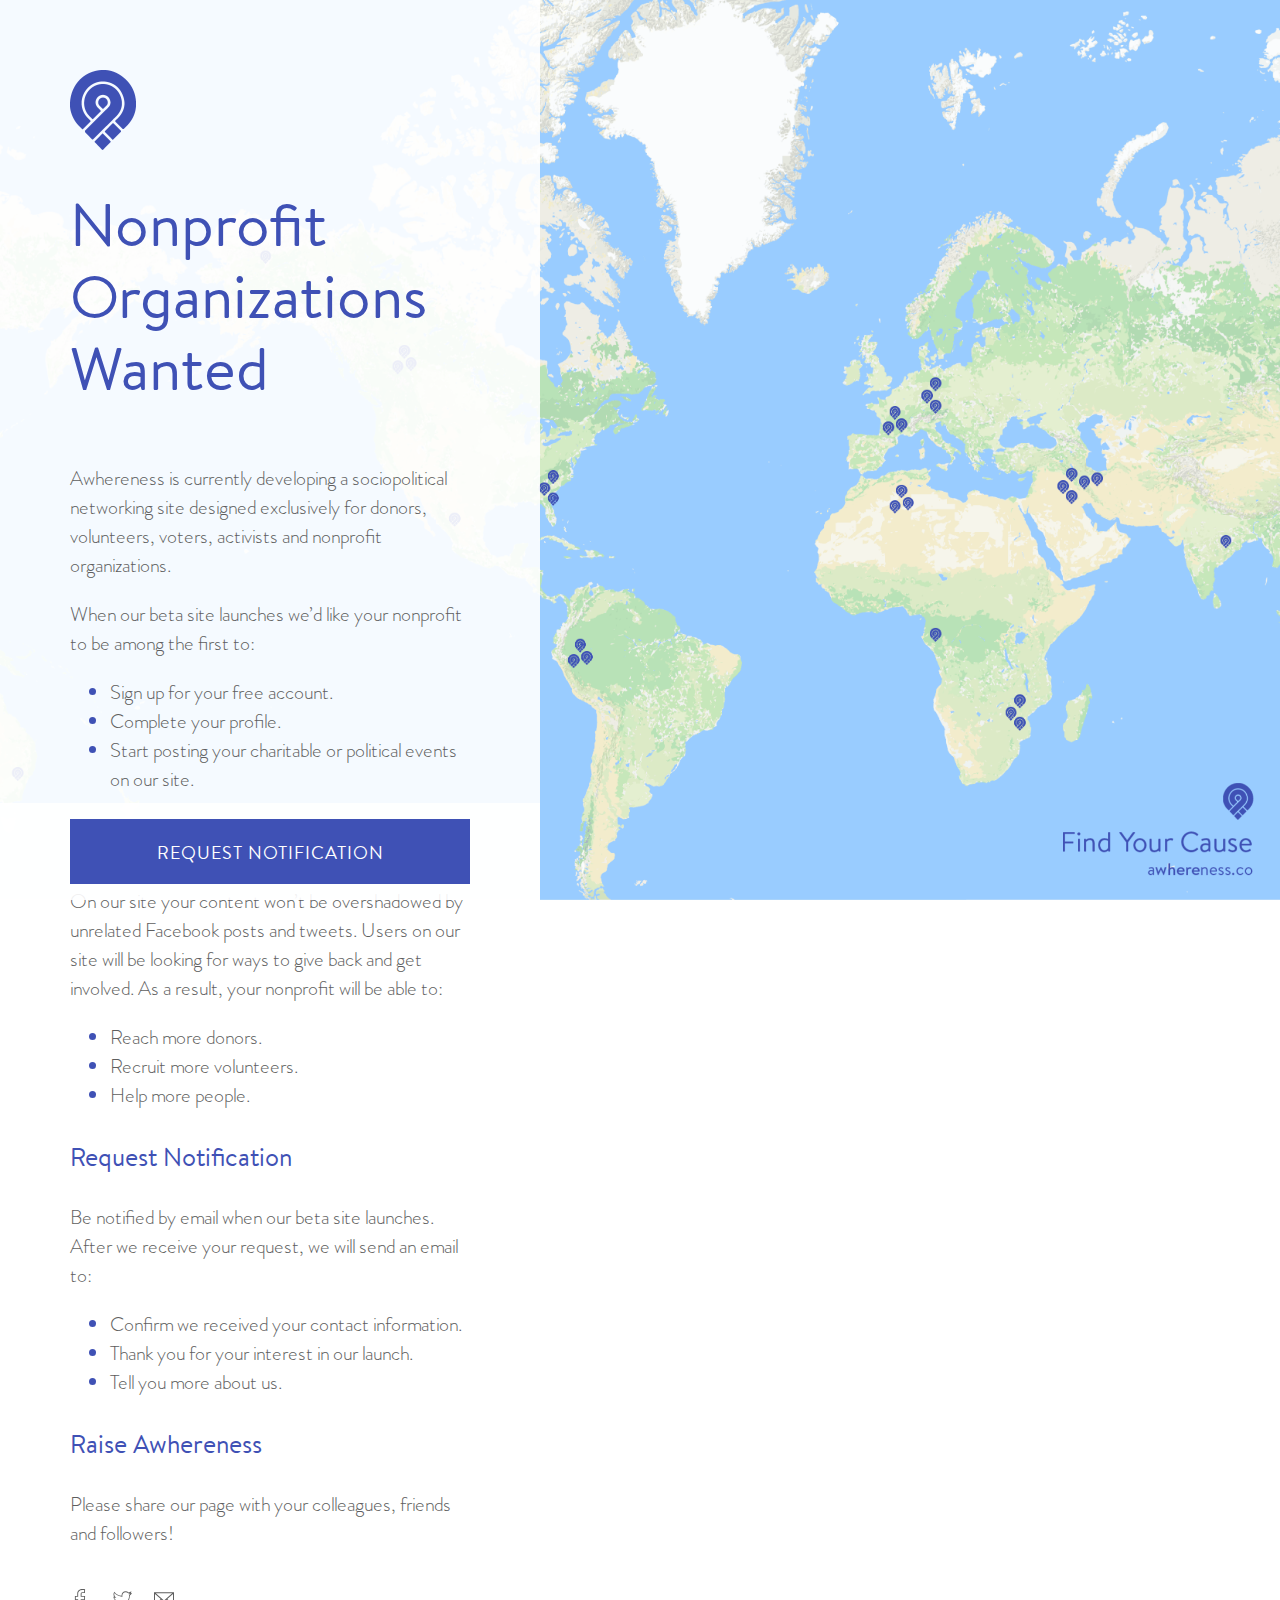
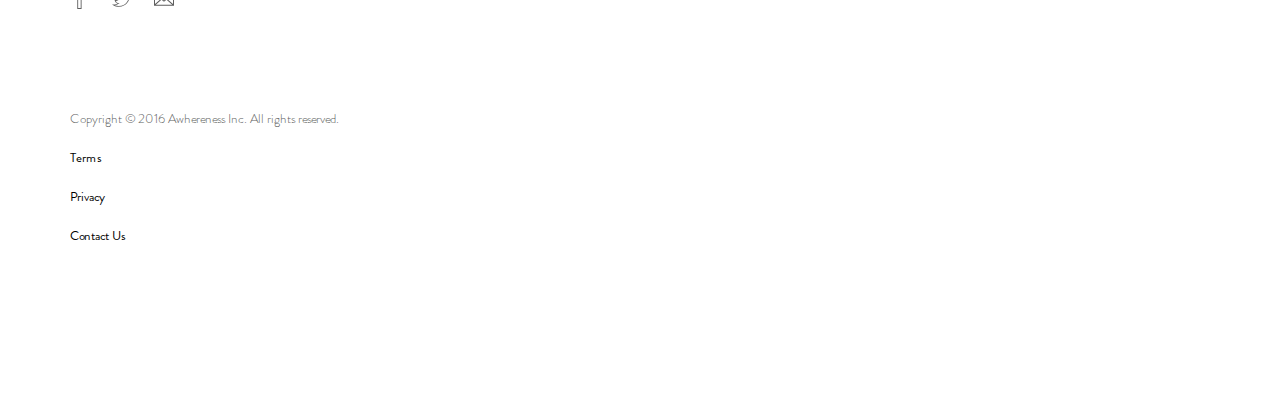
<file: index.html>
<!doctype html>
<html>
<head>
<meta charset="UTF-8">
<title>Awhereness</title>
  <meta name="viewport" content="width=device-width, initial-scale=1">


<link rel="apple-touch-icon" sizes="180x180" href="/apple-touch-icon.png">
<link rel="icon" type="image/png" href="favicon-32x32.png" sizes="32x32">
<link rel="icon" type="image/png" href="favicon-16x16.png" sizes="16x16">
<link rel="manifest" href="/manifest.json">
<link rel="mask-icon" href="/safari-pinned-tab.svg" color="#3f51b5">
<meta name="theme-color" content="#ffffff">
<link rel="stylesheet" href="styles.css">
<script>
  (function(i,s,o,g,r,a,m){i['GoogleAnalyticsObject']=r;i[r]=i[r]||function(){
  (i[r].q=i[r].q||[]).push(arguments)},i[r].l=1*new Date();a=s.createElement(o),
  m=s.getElementsByTagName(o)[0];a.async=1;a.src=g;m.parentNode.insertBefore(a,m)
  })(window,document,'script','https://www.google-analytics.com/analytics.js','ga');

  ga('create', 'UA-81900791-1', 'auto');
  ga('send', 'pageview');

</script>
</head>

<body id="home">
<aside>
    <a href="index.html"><img src="images/logo.png" alt=""></a>
	<h1>Nonprofit Organizations Wanted</h1>
    <p>Awhereness is currently developing a sociopolitical networking site designed exclusively for donors, volunteers, voters, activists and nonprofit organizations.</p>
    <p>When our beta site launches we’d like your nonprofit to be among the first to:</p>
    <ul>
    	<li><span>Sign up for your free account.</span></li>
    	<li><span>Complete your profile.</span></li>
    	<li><span>Start posting your charitable or political events on our site.</span></li>
    </ul>
    <h2>Awhereness Advantages</h2>
    <p>On our site your content won’t be overshadowed by unrelated Facebook posts and tweets. Users on our site will be looking for ways to give back and get involved. As a result, your nonprofit will be able to:</p>
    <ul>
        <li><span>Reach more donors.</span></li>
        <li><span>Recruit more volunteers.</span></li>
        <li><span>Help more people.</span></li>
    </ul>
    <h2>Request Notification</h2>
    <p>Be notified by email when our beta site launches. After we receive your request, we will send an email to:</p>
    <ul>
    	<li><span>Confirm we received your contact information.</span></li>
    	<li><span>Thank you for your interest in our launch.</span></li>
    	<li><span>Tell you more about us.</span></li>
    </ul>
    <h2>Raise Awhereness</h2>
    <p>Please share our page with your colleagues, friends and followers!</p>
    <div class="sharing">
    <a target="_blank" href="https://www.facebook.com/dialog/feed?app_id=184683071273&link=http%3A%2F%2Fwww.awhereness.co&picture=https%3A%2F%2Fawhereness.github.io%2Flanding-page%2Fimages%2Flarge-logo.png&name=Nonprofit%20Organizations%20Wanted!&caption=%20&description=Awhereness%2C%20a%20new%20sociopolitical%20networking%20site%20designed%20exclusively%20for%20donors%2C%20volunteers%2C%20voters%2C%20activists%20and%20nonprofits%2C%20will%20launch%20its%20beta%20site%20this%20fall!%20%20Read%20more%20about%20how%20your%20nonprofit%20organization%20will%20benefit%20from%20Awhereness%20and%20request%20to%20be%20notified%20when%20the%20beta%20site%20launches.%20&redirect_uri=http%3A%2F%2Fwww.facebook.com%2F">Share Awhereness on Facebook</a>
    <a target="_blank" href="http://twitter.com/intent/tweet?text=Nonprofit%20Organizations%20Wanted!%20Awhereness%20is%20launching%20its%20beta%20this%20fall.%20Learn%20more%20about%20the%20advantages%20http%3A%2F%2Fwww.awhereness.co">Share Awhereness on Twitter</a>
    <a target="_blank" href="mailto:?subject=Nonprofit%20Organizations%20Wanted!&body=Awhereness%2C%20a%20new%20sociopolitical%20networking%20site%20designed%20exclusively%20for%20donors%2C%20volunteers%2C%20voters%2C%20activists%20and%20nonprofits%2C%20will%20launch%20its%20beta%20site%20this%20fall!%20%20Find%20out%20how%20your%20nonprofit%20organization%20will%20benefit%20from%20Awhereness%20and%20also%20request%20to%20be%20notified%20when%20the%20beta%20site%20launches.%20www.awhereness.co">Email this page</a>
    </div>
    <p id="copy-contact">Copyright © 2016 Awhereness Inc. All rights reserved.
    <a href="terms.html">Terms</a>
    <a href="privacy.html">Privacy</a>
	<button type="button" id="contactButton">Contact Us</button></p>
    <div id="find-your-cause">
    Find Your Cause at Awhereness.co
    </div>
    <div id="request">
    <img src="images/logo.png" alt="Awhereness logo">
    	<h1>Request Notification</h1>
        <p>Complete the fields below to request that your nonprofit is notified by email when our beta site launches.</p>
        <form>
        <input type="text" placeholder="First Name" name="firstname" required>
        <input type="text" placeholder="Last Name" name="lastname" required>
        <input type="text" placeholder="Nonprofit's Name" name="nonprofit" required>
        <input type="email" placeholder="Email" name="email" required>
        <button type="button" onclick="closeForm()">Cancel</button>
        </form>
    </div>
    <div id="contact">
        <img src="images/logo.png" alt="Awhereness logo">
            <h1>Contact Us</h1>
            <p>Complete the fields below to submit your inquiry to us. Please forgive slower than expected response times. We will respond to all inquiries as soon as we can.</p>
            <form>
            <input type="text" placeholder="First Name" name="firstname" required>
            <input type="text" placeholder="Last Name" name="lastname" required>
            <input type="text" placeholder="Nonprofit's Name" name="nonprofit" required>
            <input type="email" placeholder="Email" name="email" required>
            <textarea placeholder="Inquiry" name="inquiry" required></textarea>
            <button type="button" onclick="closeForm()">Cancel</button>
            </form>
    </div>
    <div>
    <button id="requestButton" type="button" class="action-button">Request Notification</button>
    <button id="sendRequestButton" type="submit" class="action-button" disabled>Send Request</button>
    <button id="sendContactButton" type="submit" class="action-button" disabled>Submit</button>
    </div>
</aside>
<script>

function checkRedirect() {
       if(location.hash == "#contactus"){
		document.querySelector("#contact").classList.toggle("active");
		document.querySelector("#sendContactButton").classList.toggle("active");
		toggleFormActive();
	   }
}
 window.onload = checkRedirect;

 var contactFormInputs = document.querySelector('#contact form').elements;
  for (var el, i = 0; el = contactFormInputs[i], i < contactFormInputs.length; i++) {
  contactFormInputs[i].addEventListener("keyup", checkInputs);
}
 var requestFormInputs = document.querySelector('#request form').elements;
  for (var el, i = 0; el = requestFormInputs[i], i < requestFormInputs.length; i++) {
  requestFormInputs[i].addEventListener("keyup", checkInputs);
}


document.getElementById("requestButton").addEventListener("click", function(){
    document.querySelector("#request").classList.toggle("active");
	document.querySelector("#sendRequestButton").classList.toggle("active");
	toggleFormActive();
});
document.getElementById("contactButton").addEventListener("click", function(){
    document.querySelector("#contact").classList.toggle("active");
	document.querySelector("#sendContactButton").classList.toggle("active");
	toggleFormActive();
});
function closeForm(){
	document.querySelector(".active").classList.remove("active");
	document.querySelector("button.active").classList.remove("active");
	toggleFormActive();
}
function toggleFormActive(){
	document.querySelector("body").classList.toggle("form-active");
	window.scrollTo(0, 0);
}



function checkInputs(){
  var formInputs = document.querySelector('.active form').elements;

        var invalid = false;
        for (var el, i = 0; el = formInputs[i], i < formInputs.length; i++) {

            if(formInputs[i].checkValidity() != true){
              invalid = true;
              break;
            }
        }
        if(invalid == false){
        document.querySelector(".active.action-button").disabled = false;
        }

}


document.querySelector("#sendRequestButton").addEventListener("click", sendInfo);
document.querySelector("#sendContactButton").addEventListener("click", sendContact);

function sendInfo() {
var button = document.querySelector(".active.action-button");
button.disabled = true;
button.textContent = "Submitting your request...";
var formData = document.querySelector('.active form');
 var scriptEl = document.createElement('script');
scriptEl.setAttribute("src","https://script.google.com/macros/s/AKfycbzlUgl9I1FDHlFQWgaO4TwJkPebkbf18DTTsOjyc1sAVXW65z0X/exec?firstname="+formData.elements["firstname"].value+"&lastname="+formData.elements["lastname"].value+"&nonprofit="+formData.elements["nonprofit"].value+"&email="+formData.elements["email"].value);
document.body.appendChild(scriptEl);

	submissionResponse = function(data){
document.querySelector(".active.action-button").textContent = "Request Sent";
var content = document.querySelector("div.active");
	content.innerHTML = "<img src='images/logo.png' alt='Awhereness logo'><h1>Thank You</h1><div id='response'><p>Thank you for your request to be notified when our beta site launches. You should receive a confirmation email shortly. If not, be sure to check your spam folder before submitting a new request.</p><p>Lastly, please share our page with your colleagues, friends and followers!</p><div class='sharing'><a target='_blank' href='https://www.facebook.com/dialog/feed?app_id=184683071273&link=http%3A%2F%2Fwww.awhereness.co&picture=https%3A%2F%2Fawhereness.github.io%2Flanding-page%2Fimages%2Flarge-logo.png&name=Nonprofit%20Organizations%20Wanted!&caption=%20&description=Awhereness%2C%20a%20new%20sociopolitical%20networking%20site%20designed%20exclusively%20for%20donors%2C%20volunteers%2C%20voters%2C%20activists%20and%20nonprofits%2C%20will%20launch%20its%20beta%20site%20this%20fall!%20%20Read%20more%20about%20how%20your%20nonprofit%20organization%20will%20benefit%20from%20Awhereness%20and%20request%20to%20be%20notified%20when%20the%20beta%20site%20launches.%20&redirect_uri=http%3A%2F%2Fwww.facebook.com%2F'>Share Awhereness on Facebook</a><a target='_blank' href='http://twitter.com/intent/tweet?text=Nonprofit%20Organizations%20Wanted!%20Awhereness%20is%20launching%20its%20beta%20this%20fall.%20Learn%20more%20about%20the%20advantages%20http%3A%2F%2Fwww.awhereness.co'>Share Awhereness on Twitter</a><a target='_blank' href='mailto:?subject=Nonprofit%20Organizations%20Wanted!&body=Awhereness%2C%20a%20new%20sociopolitical%20networking%20site%20designed%20exclusively%20for%20donors%2C%20volunteers%2C%20voters%2C%20activists%20and%20nonprofits%2C%20will%20launch%20its%20beta%20site%20this%20fall!%20%20Find%20out%20how%20your%20nonprofit%20organization%20will%20benefit%20from%20Awhereness%20and%20also%20request%20to%20be%20notified%20when%20the%20beta%20site%20launches.%20www.awhereness.co'>Email this page</a></div></div><button type='button' onclick='closeForm()'>Close</button>";
		console.log(data.status);
	}

	return false;
}

function sendContact() {
var button = document.querySelector(".active.action-button");
button.disabled = true;
button.textContent = "Submitting your inquiry...";
var formData = document.querySelector('.active form');
 var scriptEl = document.createElement('script');
scriptEl.setAttribute("src","https://script.google.com/macros/s/AKfycbwg-1hAT4P_Euv2Q7tf46RhUzEmaDF_wImWACFevWLYlzkwhq0/exec?firstname="+formData.elements["firstname"].value+"&lastname="+formData.elements["lastname"].value+"&nonprofit="+formData.elements["nonprofit"].value+"&email="+formData.elements["email"].value+"&inquiry="+formData.elements["inquiry"].value);
document.body.appendChild(scriptEl);

	submissionResponse = function(data){
document.querySelector(".active.action-button").textContent = "Inquiry Submitted";
var content = document.querySelector("div.active");
	content.innerHTML = "<img src='images/logo.png' alt='Awhereness logo'><h1>Thank You</h1><div id='response'><p>Thank you for your interest in Awhereness. We'll be responding to your submission as soon as possible.</p></div><button type='button' onclick='closeForm()'>Close</button>";
		console.log(data.status);
	}
	return false;
}


</script>
</body>
</html>
</file>
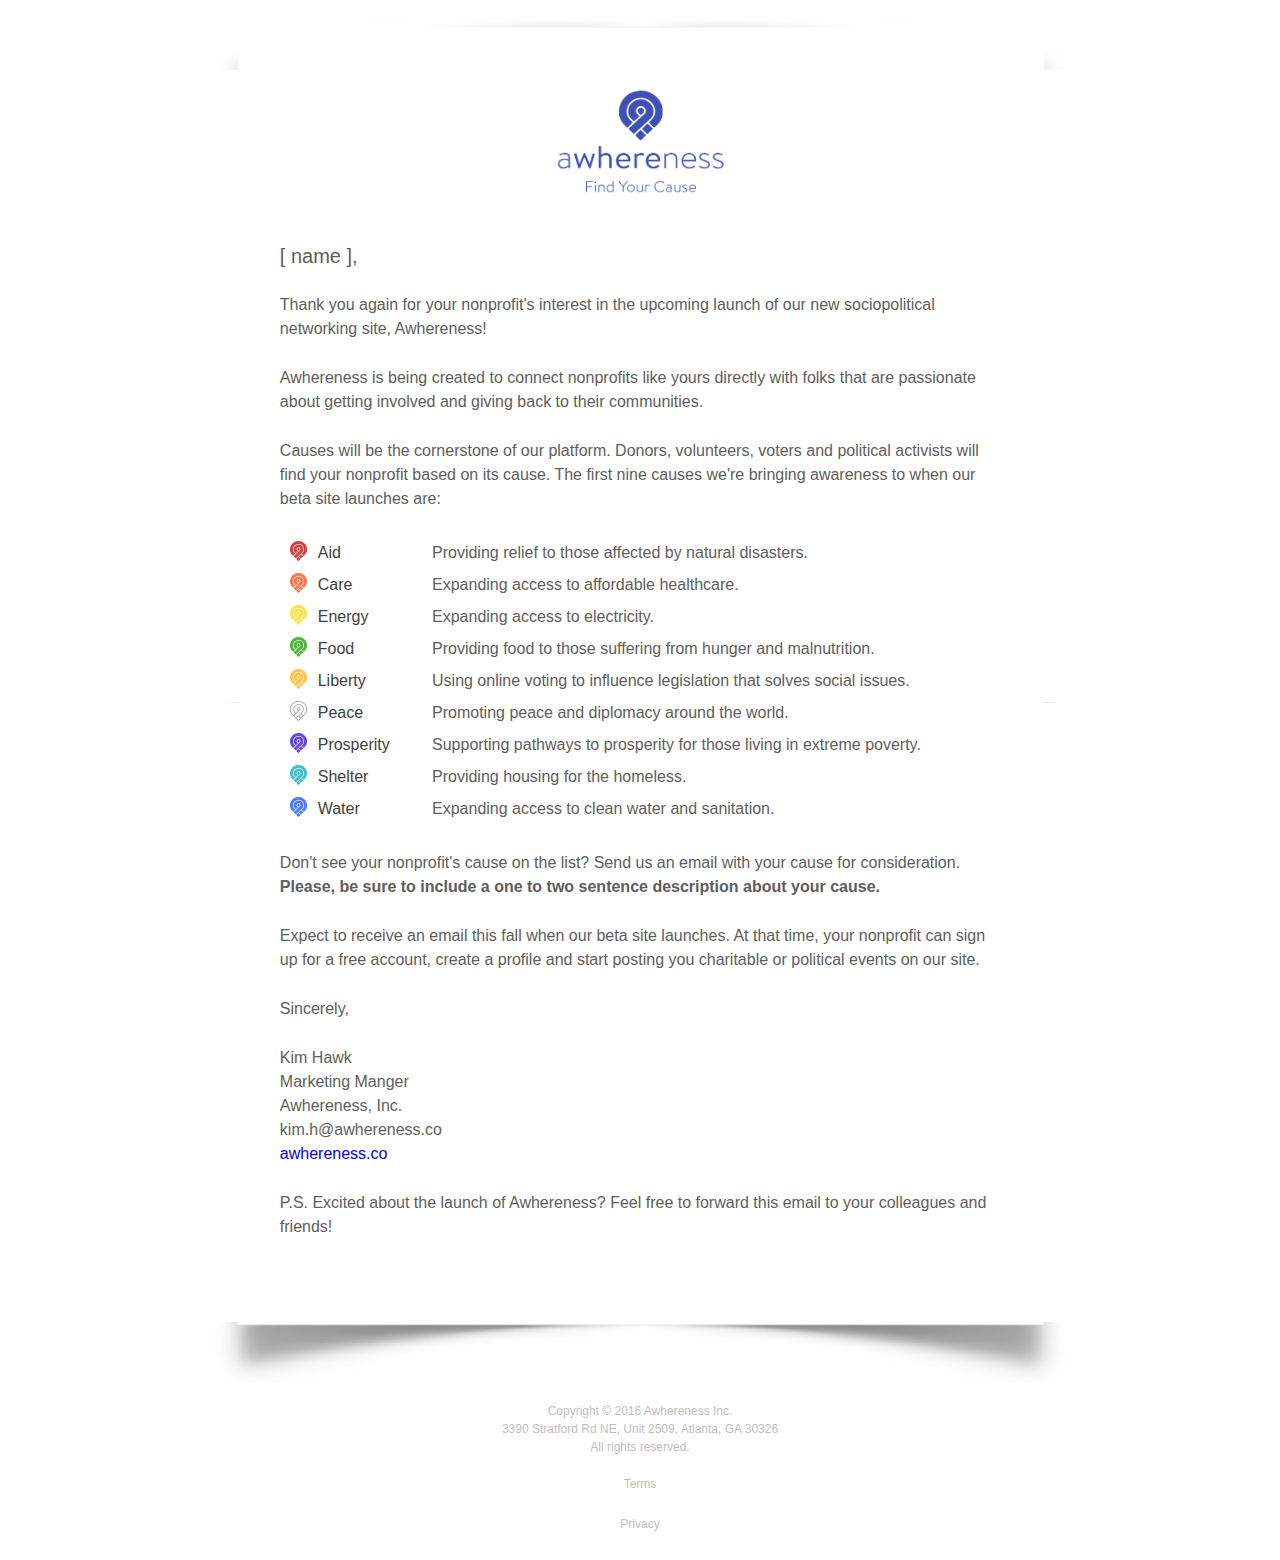
<file: email.html>
<!doctype html>
<html>
<head>
<style>
body{
	font-family:Arial, Helvetica, sans-serif;
	color:#5E5E5E;	
	font-size: 16px;
}
tr, td {
padding:0;	
}
p{
	line-height:24px	;
	margin: 25px 0;
}
#letter-body{
	padding:20px 40px 60px 40px;
}
#logo-container{
	text-align:center;	
	
}
#logo-container img{
	margin-top:16px;	
}
#name{
	font-size:20px;
}
.top-bottom-images{
	text-align:center;
}
#footer{
	text-align:center;
	font-size:12px;
	color:#C0C0C0;
}
#footer p{
	margin:16px 0 16px 0;
}
a{
	text-decoration:none;
}
#footer a{
	color:inherit;
}
#footer a:hover{
	text-decoration: underline;
	color:inherit;
}
#footer-info{
	margin:0 0 20px 0;
	line-height:18px;
}
#causes{
	vertical-align:middle;
}
#causes td{
	padding:3px 0;
}
.cause-icon{
	text-align:center;	
}
.cause-name{
	color:#3F3F3F;	
}
.top-image{
	margin-bottom:-2px;
}
.bottom-image{
	margin-top:-2px;
}
table{
	margin:auto;
}
</style>

</head>

<body>
<table width="900" border="0" cellpadding="0" cellspacing="0">
  <tbody>
    <tr cellpadding="0" cellspacing="0">
      <td cellpadding="0" cellspacing="0" class="top-image top-bottom-images" colspan="3"><img class="top-image" src="https://awhereness.github.io/landing-page/images/email/top.png" width="100%"  alt=""/></td>
    </tr>
    <tr>
      <td rowspan="2" width="50"><img src="https://awhereness.github.io/landing-page/images/email/left.png" width="100%" height="100%" alt=""/></td>
      <td id="logo-container" width="804"><img src="https://awhereness.github.io/landing-page/images/email/email-logo.png" width="176" height="107" alt=""/></td>
      <td rowspan="2" width="48"><img src="https://awhereness.github.io/landing-page/images/email/right.png"  width="100%" height="100%" alt=""/></td>
    </tr>
    <tr>
      <td id="letter-body">
      <p id="name">[ name ],</p>
      <p>Thank you again for your nonprofit&#39;s interest in the upcoming launch of our new sociopolitical networking site, Awhereness!</p>
      <p>Awhereness is being created to connect nonprofits like yours directly with folks that are passionate about getting involved and giving back to their communities.</p>
      <p>Causes will be the cornerstone of our platform. Donors, volunteers, voters and political activists will find your nonprofit based on its cause. The first nine causes we&#39;re bringing awareness to when our beta site launches are:</p>
      <table width="100%" border="0" id="causes">
  <tbody>
    <tr>
      <td class="cause-icon" width="35"><img src="https://awhereness.github.io/landing-page/images/email/aid.png" width="17" height="20" alt=""/></td>
      <td class="cause-name" width="115">Aid</td>
      <td class="cause-descr" width="600">Providing relief to those affected by natural disasters.</td>
    </tr>
    <tr>
      <td class="cause-icon"><img src="https://awhereness.github.io/landing-page/images/email/care.png" width="17" height="20" alt=""/></td>
      <td class="cause-name">Care</td>
      <td class="cause-descr">Expanding access to affordable healthcare.</td>
    </tr>
    <tr>
      <td class="cause-icon"><img src="https://awhereness.github.io/landing-page/images/email/energy.png" width="17" height="20" alt=""/></td>
      <td class="cause-name">Energy</td>
      <td class="cause-descr">Expanding access to electricity.</td>
    </tr>
    <tr>
      <td class="cause-icon"><img src="https://awhereness.github.io/landing-page/images/email/food.png" width="17" height="20" alt=""/></td>
      <td class="cause-name">Food</td>
      <td class="cause-descr">Providing food to those suffering from hunger and malnutrition.</td>
    </tr>
    <tr>
      <td class="cause-icon"><img src="https://awhereness.github.io/landing-page/images/email/liberty.png" width="17" height="20" alt=""/></td>
      <td class="cause-name">Liberty</td>
      <td class="cause-descr">Using online voting to influence legislation that solves social issues.</td>
    </tr>
    <tr>
      <td class="cause-icon"><img src="https://awhereness.github.io/landing-page/images/email/peace.png" width="17" height="20" alt=""/></td>
      <td class="cause-name">Peace</td>
      <td class="cause-descr">Promoting peace and diplomacy around the world.</td>
    </tr>
    <tr>
      <td class="cause-icon"><img src="https://awhereness.github.io/landing-page/images/email/prosperity.png" width="17" height="20" alt=""/></td>
      <td class="cause-name">Prosperity</td>
      <td class="cause-descr">Supporting pathways to prosperity for those living in extreme poverty.</td>
    </tr>
    <tr>
      <td class="cause-icon"><img src="https://awhereness.github.io/landing-page/images/email/shelter.png" width="17" height="20" alt=""/></td>
      <td class="cause-name">Shelter</td>
      <td class="cause-descr">Providing housing for the homeless.</td>
    </tr>
    <tr>
      <td class="cause-icon"><img src="https://awhereness.github.io/landing-page/images/email/water.png" width="17" height="20" alt=""/></td>
      <td class="cause-name">Water</td>
      <td class="cause-descr">Expanding access to clean water and sanitation.</td>
    </tr>
  </tbody>
</table>
      <p>Don&#39;t see your nonprofit&#39;s cause on the list? Send us an email with your cause for consideration. <strong>Please, be sure to include a one to two sentence description about your cause.</strong></p>
      <p>Expect to receive an email this fall when our beta site launches. At that time, your nonprofit can  sign up for a free account, create a profile and start posting you charitable or political events on our site.</p>
      <p>Sincerely,</p>
      <p>Kim Hawk <br>Marketing Manger <br>Awhereness, Inc. <br>kim.h@awhereness.co <br><a href="https://www.awhereness.co">awhereness.co</a></p>
      <p>P.S. Excited about the launch of Awhereness? Feel free to forward this email to your colleagues and friends!</p>
      </td>
    </tr>
    <tr>
      <td colspan="3" class="top-bottom-images bottom-image"><img class="bottom-image" src="https://awhereness.github.io/landing-page/images/email/bottom.png" width="100%" /></td>
    </tr>
    <tr id="footer">
      <td colspan="3">
      <p id="footer-info">Copyright &#169; 2016 Awhereness Inc. <br>3390 Stratford Rd NE, Unit 2509, Atlanta, GA 30326 <br>All rights reserved.</p>
      <p><a href="">Terms</a></p>
      <p><a href="">Privacy</a></p>
      </td>
    </tr>
  </tbody>
</table>
</body>
</html>
</file>
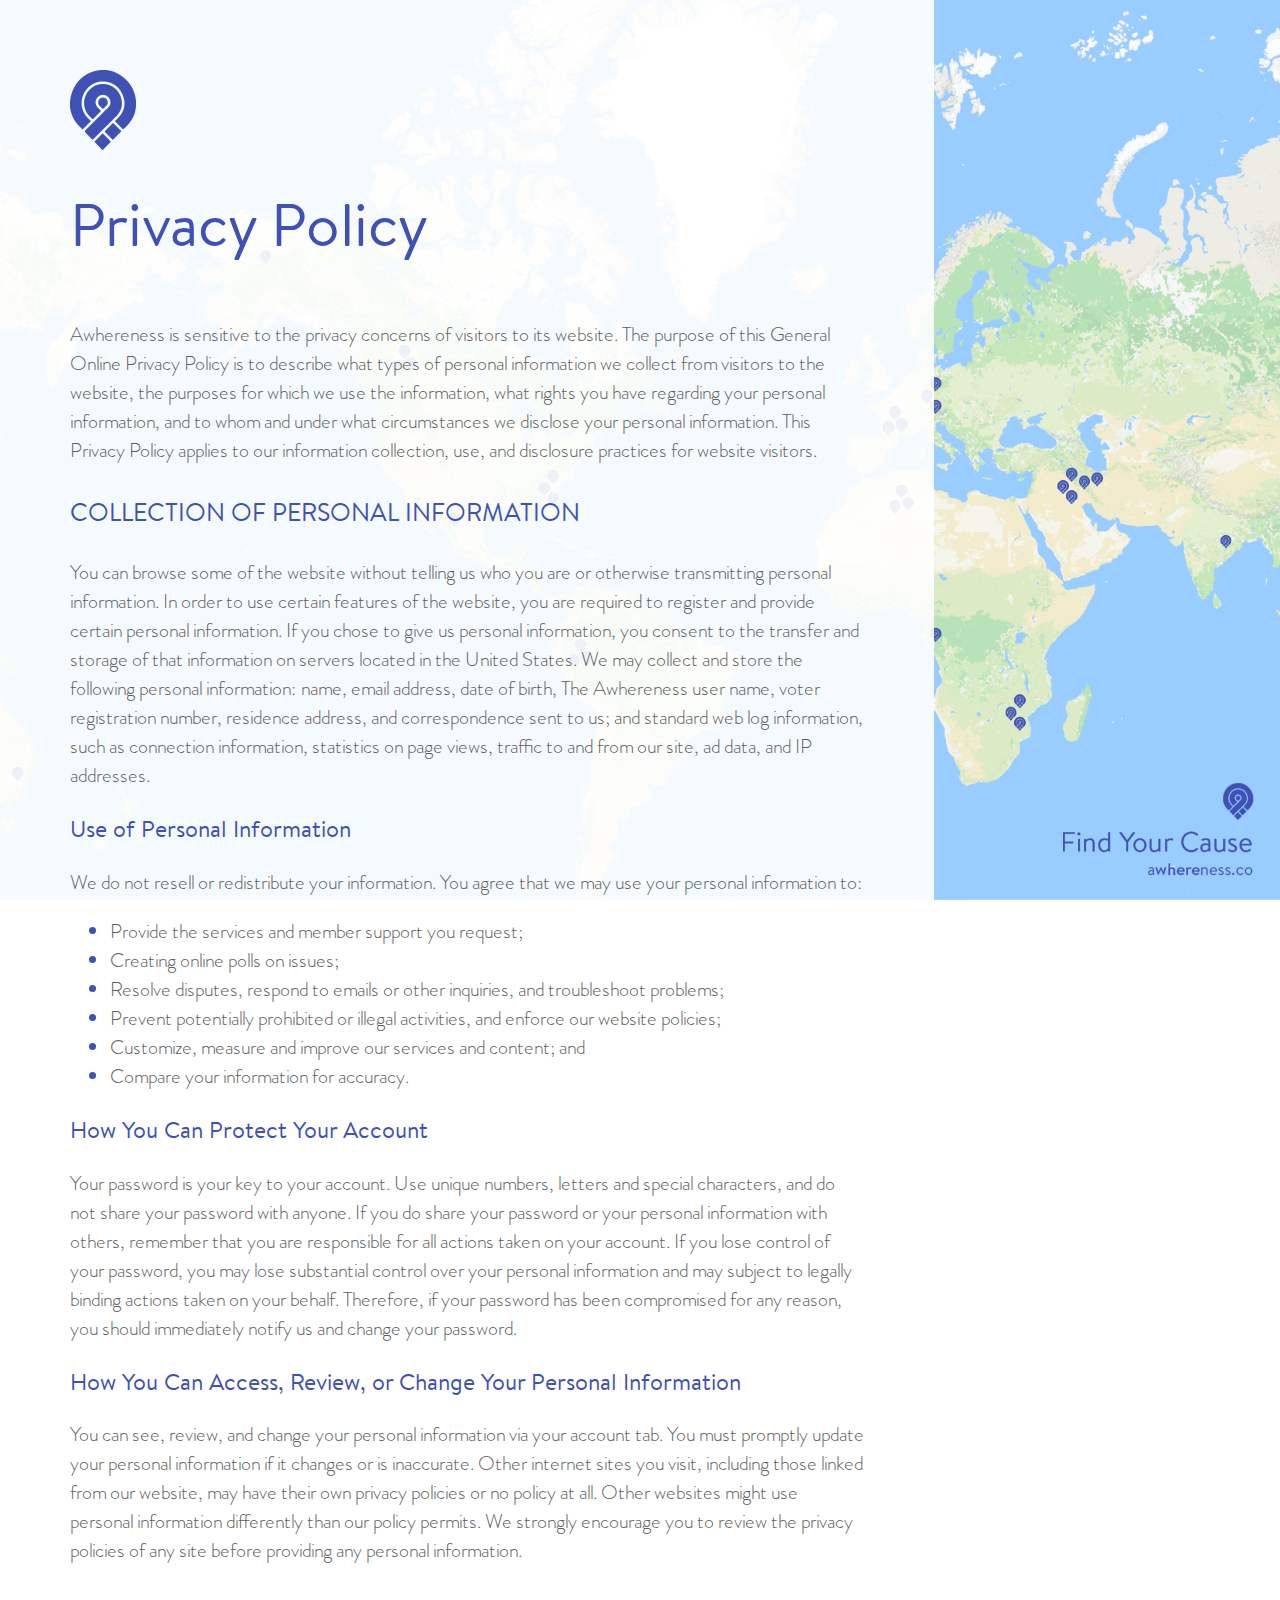
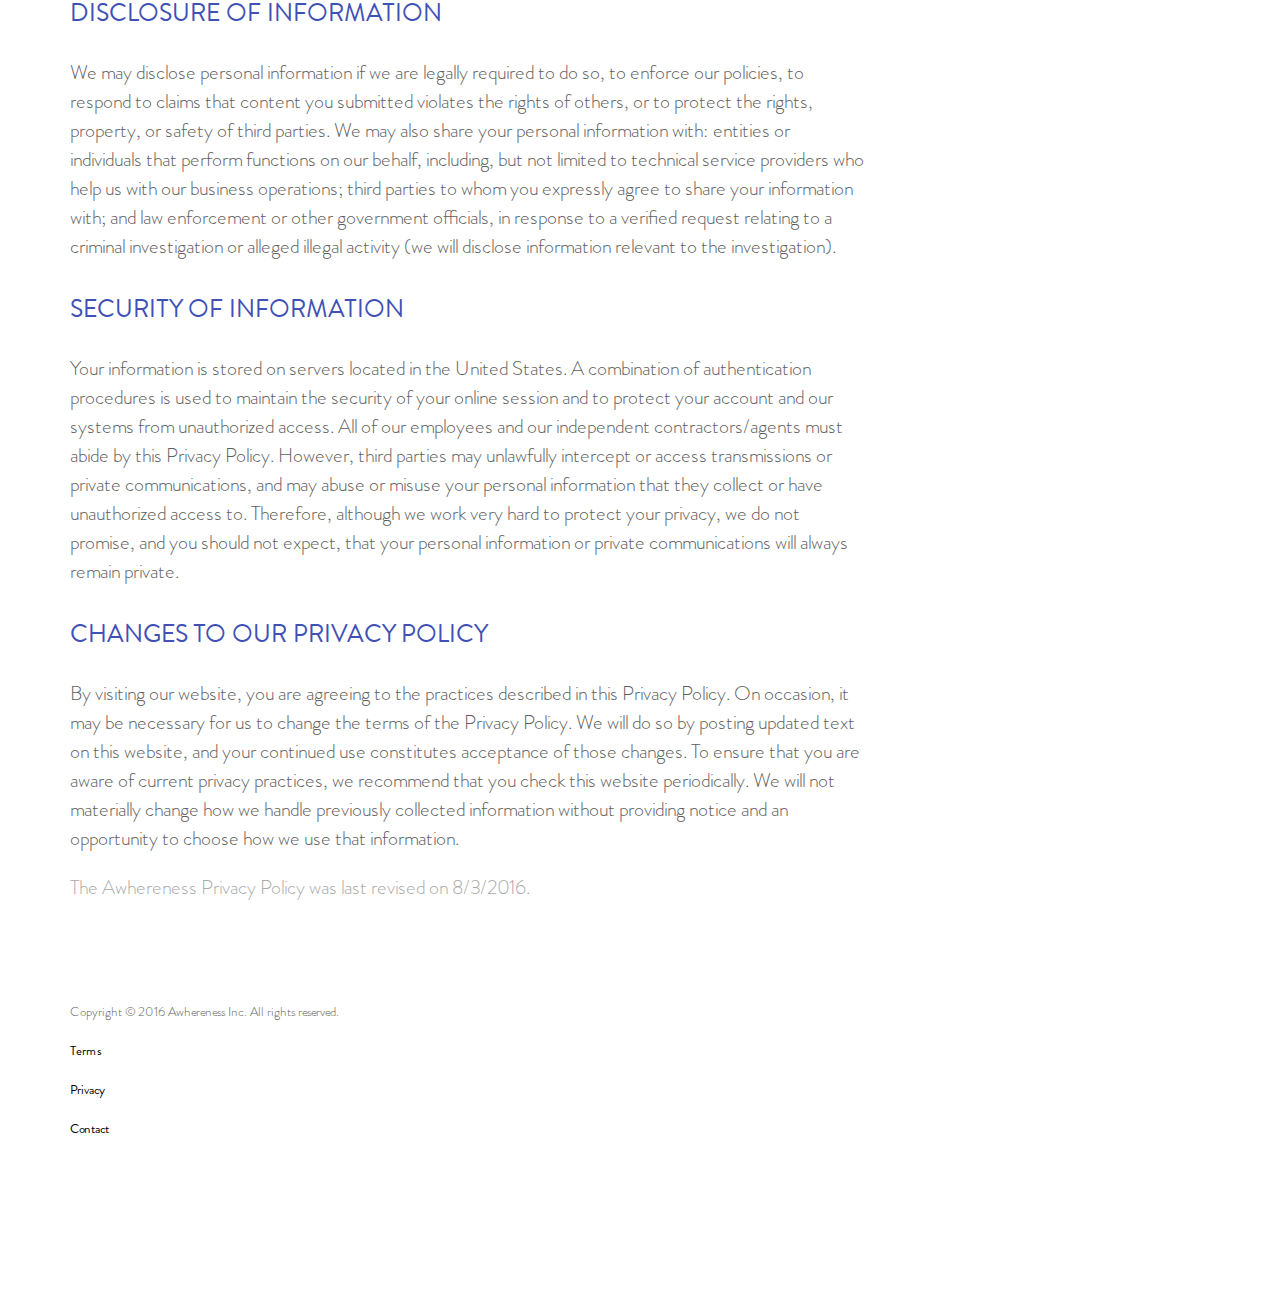
<file: privacy.html>
<!doctype html>
<html>
<head>
<meta charset="UTF-8">
<title>Awhereness</title>
  <meta name="viewport" content="width=device-width, initial-scale=1">


<link rel="apple-touch-icon" sizes="180x180" href="/apple-touch-icon.png">
<link rel="icon" type="image/png" href="favicon-32x32.png" sizes="32x32">
<link rel="icon" type="image/png" href="favicon-16x16.png" sizes="16x16">
<link rel="manifest" href="/manifest.json">
<link rel="mask-icon" href="/safari-pinned-tab.svg" color="#3f51b5">
<meta name="theme-color" content="#ffffff">
<link rel="stylesheet" href="styles.css">
<script>
  (function(i,s,o,g,r,a,m){i['GoogleAnalyticsObject']=r;i[r]=i[r]||function(){
  (i[r].q=i[r].q||[]).push(arguments)},i[r].l=1*new Date();a=s.createElement(o),
  m=s.getElementsByTagName(o)[0];a.async=1;a.src=g;m.parentNode.insertBefore(a,m)
  })(window,document,'script','https://www.google-analytics.com/analytics.js','ga');

  ga('create', 'UA-81900791-1', 'auto');
  ga('send', 'pageview');

</script>
</head>

<body class="terms-privacy">
<aside>
    <a href="index.html"><img src="images/logo.png" alt=""></a>
	<h1>Privacy Policy</h1>

<p>Awhereness is sensitive to the privacy concerns of visitors to its website. The purpose of this General Online Privacy Policy is to describe what types of personal information we collect from visitors to the website, the purposes for which we use the information, what rights you have regarding your personal information, and to whom and under what circumstances we disclose your personal information. This Privacy Policy applies to our information collection, use, and disclosure practices for website visitors.</p>
<h2>Collection of Personal Information</h2>
<p>You can browse some of the website without telling us who you are or otherwise transmitting personal information. In order to use certain features of the website, you are required to register and provide certain personal information. If you chose to give us personal information, you consent to the transfer and storage of that information on servers located in the United States. We may collect and store the following personal information: name, email address, date of birth, The Awhereness user name, voter registration number, residence address, and correspondence sent to us; and standard web log information, such as connection information, statistics on page views, traffic to and from our site, ad data, and IP addresses.</p>

<h3>Use of Personal Information</h3>

<p>We do not resell or redistribute your information. You agree that we may use your personal information to:</p>
<ul>
	<li><span>Provide the services and member support you request;</span></li>
	<li><span>Creating online polls on issues;</span></li>
	<li><span>Resolve disputes, respond to emails or other inquiries, and troubleshoot problems;</span></li>
	<li><span>Prevent potentially prohibited or illegal activities, and enforce our website policies;</span></li>
	<li><span>Customize, measure and improve our services and content; and</span></li>
	<li><span>Compare your information for accuracy.</span></li>
</ul>
	
<h3>How You Can Protect Your Account</h3>

<p>Your password is your key to your account. Use unique numbers, letters and special characters, and do not share your password with anyone. If you do share your password or your personal information with others, remember that you are responsible for all actions taken on your account. If you lose control of your password, you may lose substantial control over your personal information and may subject to legally binding actions taken on your behalf. Therefore, if your password has been compromised for any reason, you should immediately notify us and change your password.</p>

<h3>How You Can Access, Review, or Change Your Personal Information</h3>

<p>You can see, review, and change your personal information via your account tab. You must promptly update your personal information if it changes or is inaccurate. Other internet sites you visit, including those linked from our website, may have their own privacy policies or no policy at all. Other websites might use personal information differently than our policy permits. We strongly encourage you to review the privacy policies of any site before providing any personal information.</p>

<h2>DISCLOSURE OF INFORMATION</h2>

<p>We may disclose personal information if we are legally required to do so, to enforce our policies, to respond to claims that content you submitted violates the rights of others, or to protect the rights, property, or safety of third parties. We may also share your personal information with: entities or individuals that perform functions on our behalf, including, but not limited to technical service providers who help us with our business operations; third parties to whom you expressly agree to share your information with; and law enforcement or other government officials, in response to a verified request relating to a criminal investigation or alleged illegal activity (we will disclose information relevant to the investigation). </p>

<h2>SECURITY OF INFORMATION</h2>

<p>Your information is stored on servers located in the United States. A combination of authentication procedures is used to maintain the security of your online session and to protect your account and our systems from unauthorized access. All of our employees and our independent contractors/agents must abide by this Privacy Policy. However, third parties may unlawfully intercept or access transmissions or private communications, and may abuse or misuse your personal information that they collect or have unauthorized access to. Therefore, although we work very hard to protect your privacy, we do not promise, and you should not expect, that your personal information or private communications will always remain private.</p>

<h2>CHANGES TO OUR PRIVACY POLICY </h2>

<p>By visiting our website, you are agreeing to the practices described in this Privacy Policy. On occasion, it may be necessary for us to change the terms of the Privacy Policy. We will do so by posting updated text on this website, and your continued use constitutes acceptance of those changes. To ensure that you are aware of current privacy practices, we recommend that you check this website periodically. We will not materially change how we handle previously collected information without providing notice and an opportunity to choose how we use that information.</p>

<p id="revised">The Awhereness Privacy Policy was last revised on 8/3/2016.</p>

        <p id="copy-contact">Copyright © 2016 Awhereness Inc. All rights reserved.
	<a href="terms.html">Terms</a>
    <a href="privacy.html">Privacy</a>
    <a href="index.html#contactus" id="contactButton">Contact</a></p>
    <div id="find-your-cause">
    Find Your Cause at Awhereness.co
    </div>

</aside>
</body>
</html>
</file>
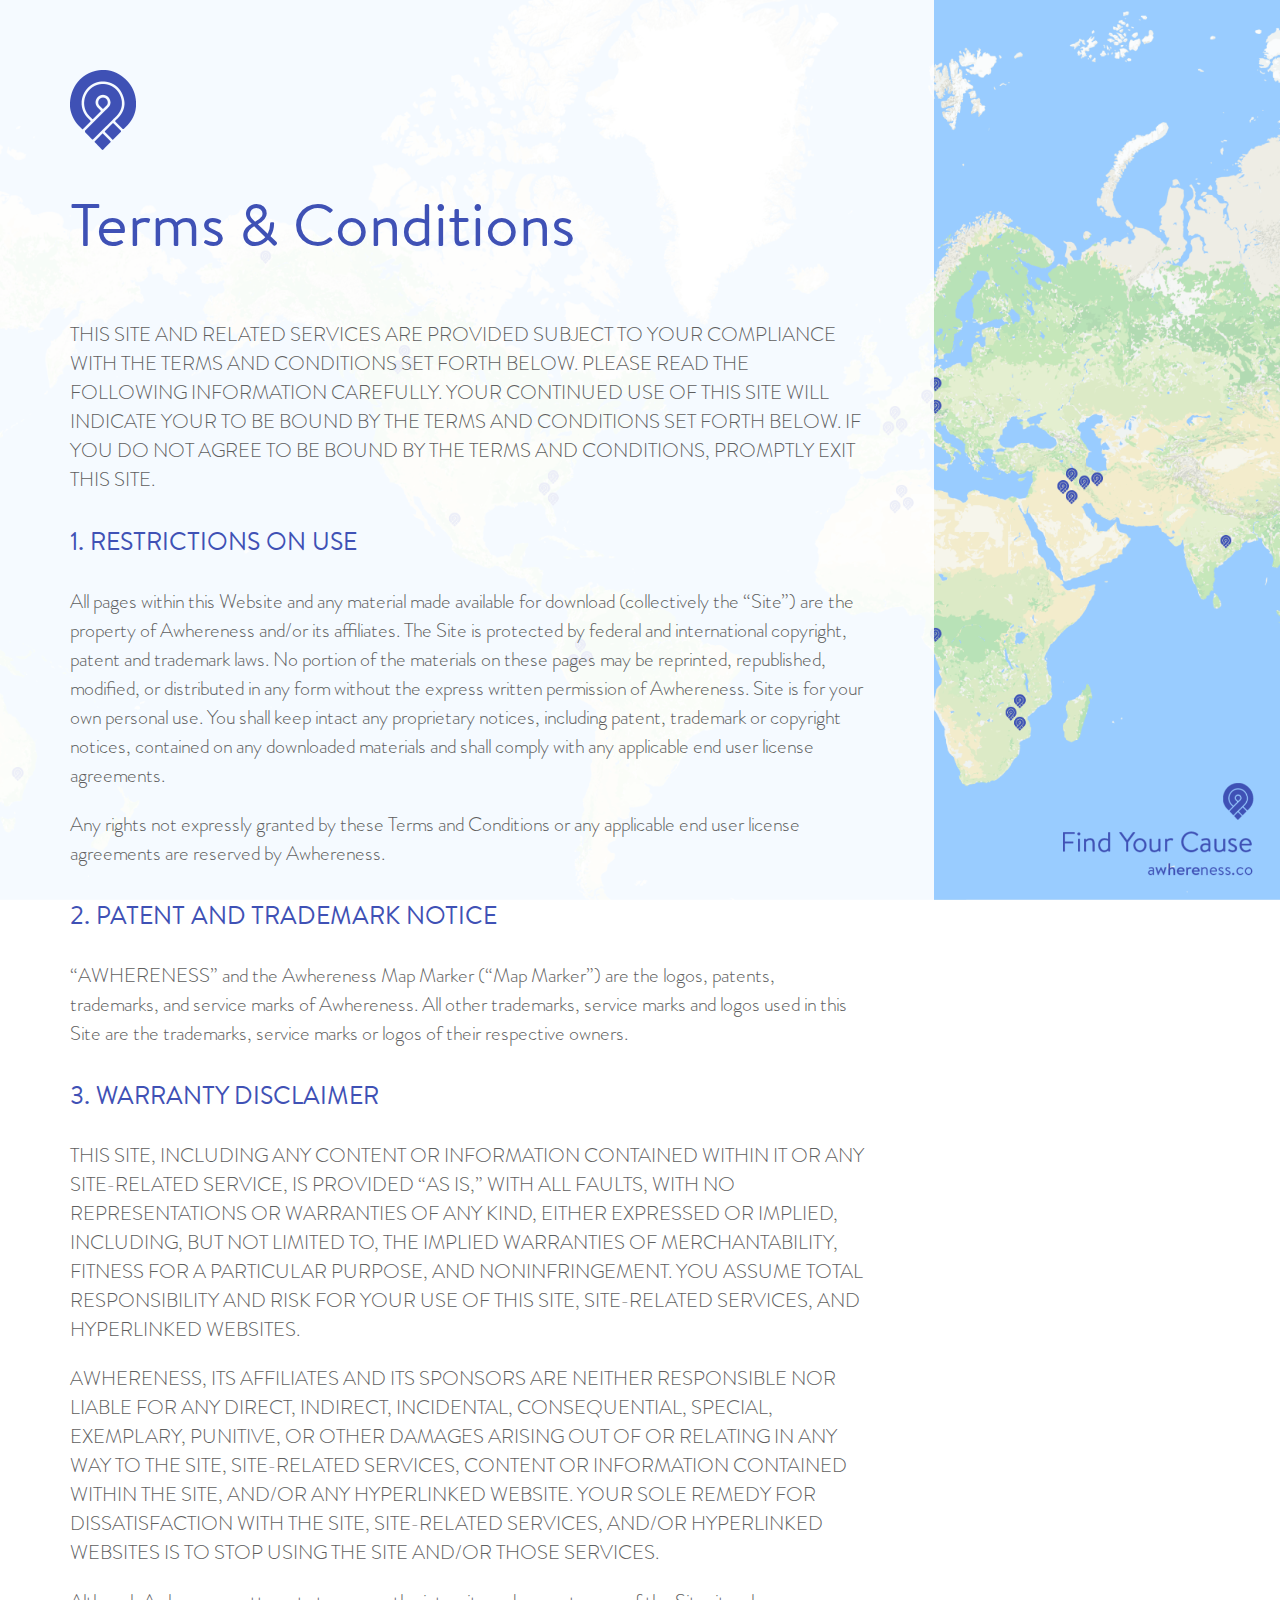
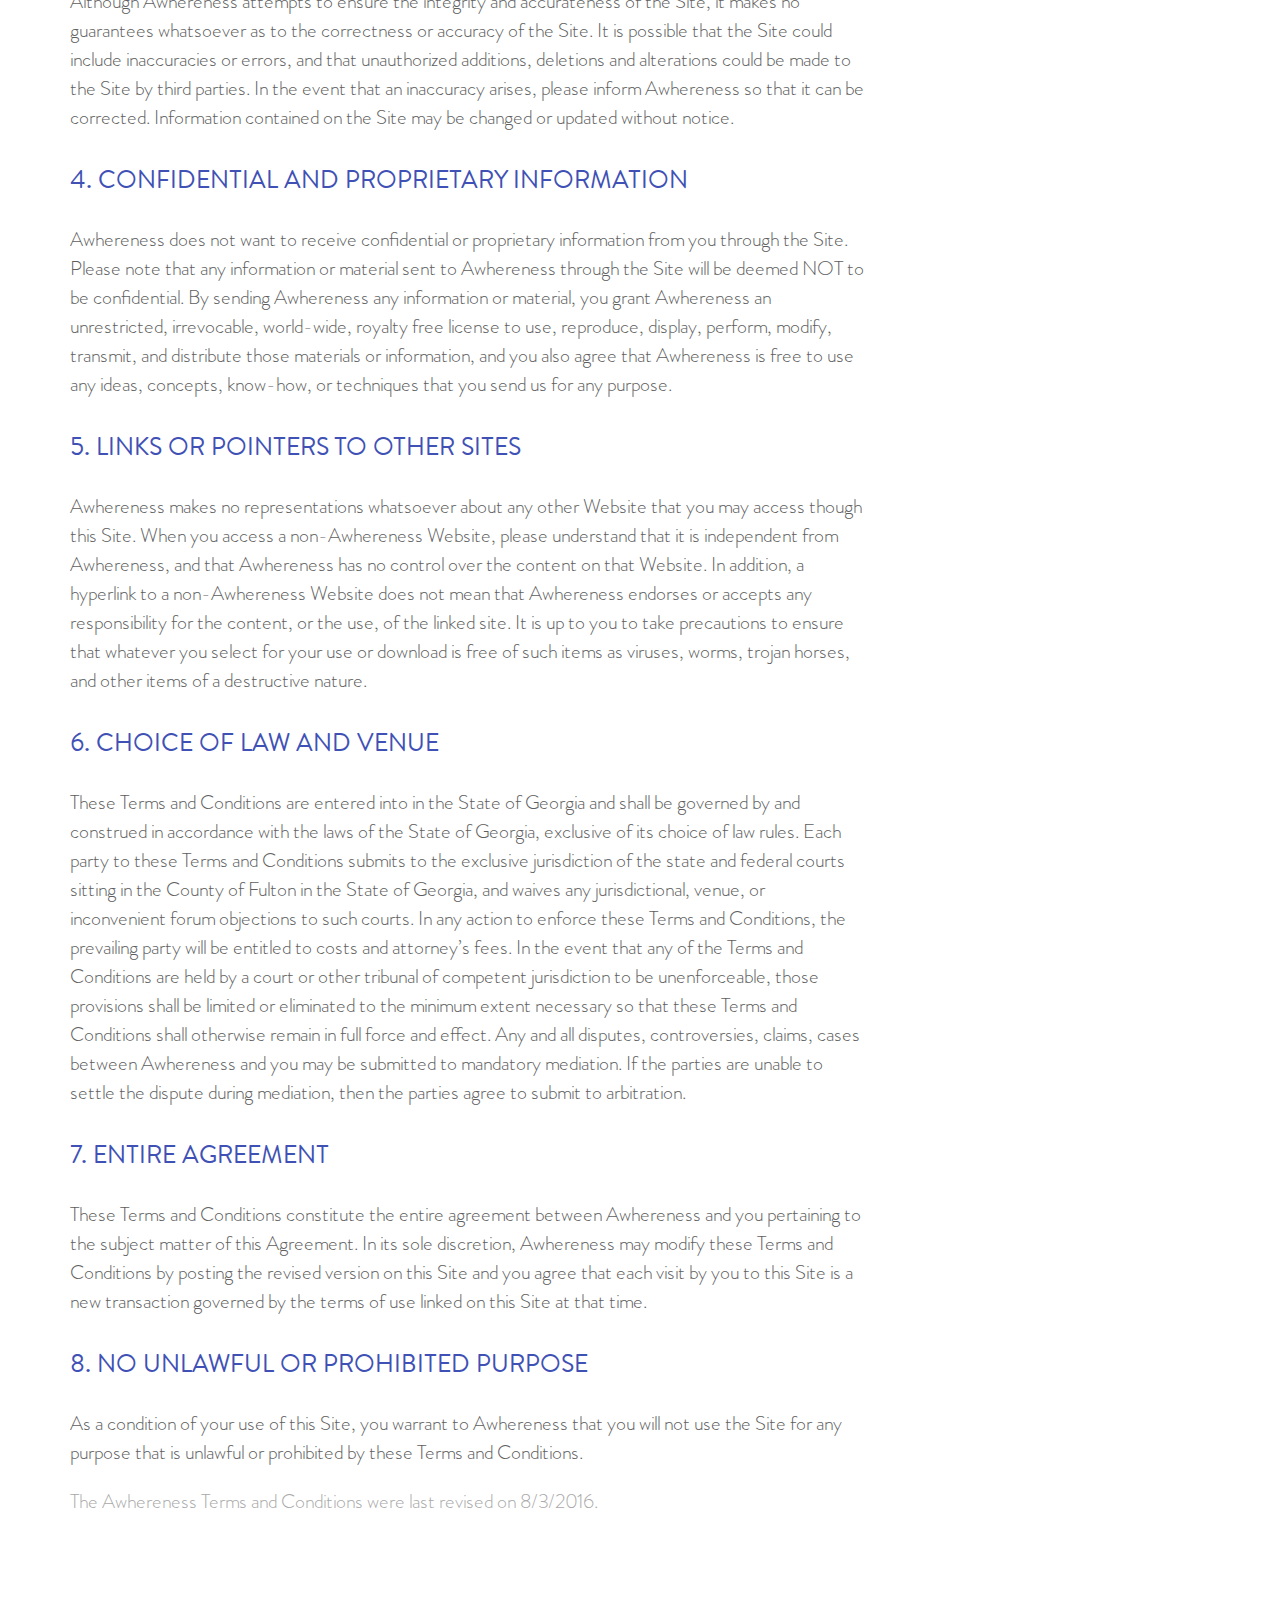
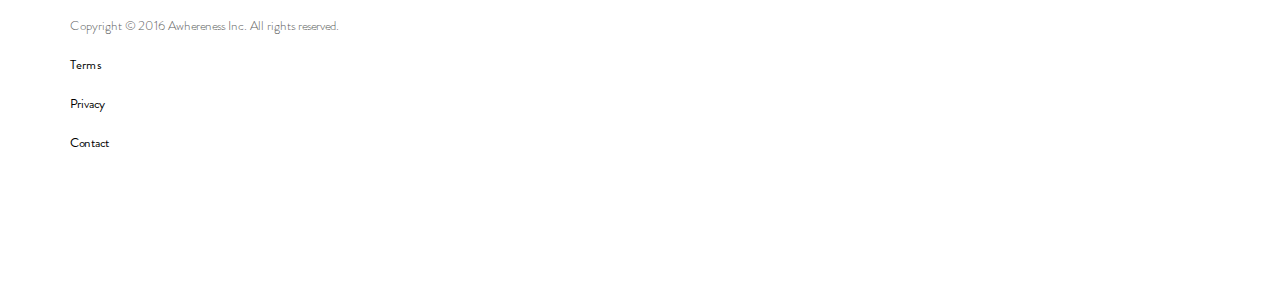
<file: terms.html>
<!doctype html>
<html>
<head>
<meta charset="UTF-8">
<title>Awhereness</title>
  <meta name="viewport" content="width=device-width, initial-scale=1">


<link rel="apple-touch-icon" sizes="180x180" href="/apple-touch-icon.png">
<link rel="icon" type="image/png" href="favicon-32x32.png" sizes="32x32">
<link rel="icon" type="image/png" href="favicon-16x16.png" sizes="16x16">
<link rel="manifest" href="/manifest.json">
<link rel="mask-icon" href="/safari-pinned-tab.svg" color="#3f51b5">
<meta name="theme-color" content="#ffffff">
<link rel="stylesheet" href="styles.css">
<script>
  (function(i,s,o,g,r,a,m){i['GoogleAnalyticsObject']=r;i[r]=i[r]||function(){
  (i[r].q=i[r].q||[]).push(arguments)},i[r].l=1*new Date();a=s.createElement(o),
  m=s.getElementsByTagName(o)[0];a.async=1;a.src=g;m.parentNode.insertBefore(a,m)
  })(window,document,'script','https://www.google-analytics.com/analytics.js','ga');

  ga('create', 'UA-81900791-1', 'auto');
  ga('send', 'pageview');

</script>
</head>

<body class="terms-privacy">
<aside>
    <a href="index.html"><img src="images/logo.png" alt=""></a>
	<h1>Terms &amp; Conditions</h1>
<p>THIS SITE AND RELATED SERVICES ARE PROVIDED SUBJECT TO YOUR COMPLIANCE WITH THE TERMS AND CONDITIONS SET FORTH BELOW. PLEASE READ THE FOLLOWING INFORMATION CAREFULLY. YOUR CONTINUED USE OF THIS SITE WILL INDICATE YOUR TO BE BOUND BY THE TERMS AND CONDITIONS SET FORTH BELOW. IF YOU DO NOT AGREE TO BE BOUND BY THE TERMS AND CONDITIONS, PROMPTLY EXIT THIS SITE.</p>
<h2>1. Restrictions on Use</h2>
<p>All pages within this Website and any material made available for download (collectively the “Site”) are the property of Awhereness and/or its affiliates. The Site is protected by federal and international copyright, patent and trademark laws. No portion of the materials on these pages may be reprinted, republished, modified, or distributed in any form without the express written permission of Awhereness. Site is for your own personal use. You shall keep intact any proprietary notices, including patent, trademark or copyright notices, contained on any downloaded materials and shall comply with any applicable end user license agreements.</p>
<p>Any rights not expressly granted by these Terms and Conditions or any applicable end user license agreements are reserved by Awhereness.</p>
<h2>2. Patent and Trademark Notice</h2>
<p>“AWHERENESS” and the Awhereness Map Marker (“Map Marker”) are the logos, patents, trademarks, and service marks of Awhereness. All other trademarks, service marks and logos used in this Site are the trademarks, service marks or logos of their respective owners.</p>
<h2>3. Warranty Disclaimer</h2>
<p>THIS SITE, INCLUDING ANY CONTENT OR INFORMATION CONTAINED WITHIN IT OR ANY SITE-RELATED SERVICE, IS PROVIDED “AS IS,” WITH ALL FAULTS, WITH NO REPRESENTATIONS OR WARRANTIES OF ANY KIND, EITHER EXPRESSED OR IMPLIED, INCLUDING, BUT NOT LIMITED TO, THE IMPLIED WARRANTIES OF MERCHANTABILITY, FITNESS FOR A PARTICULAR PURPOSE, AND NONINFRINGEMENT. YOU ASSUME TOTAL RESPONSIBILITY AND RISK FOR YOUR USE OF THIS SITE, SITE-RELATED SERVICES, AND HYPERLINKED WEBSITES.</p>
<p>AWHERENESS, ITS AFFILIATES AND ITS SPONSORS ARE NEITHER RESPONSIBLE NOR LIABLE FOR ANY DIRECT, INDIRECT, INCIDENTAL, CONSEQUENTIAL, SPECIAL, EXEMPLARY, PUNITIVE, OR OTHER DAMAGES ARISING OUT OF OR RELATING IN ANY WAY TO THE SITE, SITE-RELATED SERVICES, CONTENT OR INFORMATION CONTAINED WITHIN THE SITE, AND/OR ANY HYPERLINKED WEBSITE. YOUR SOLE REMEDY FOR DISSATISFACTION WITH THE SITE, SITE-RELATED SERVICES, AND/OR HYPERLINKED WEBSITES IS TO STOP USING THE SITE AND/OR THOSE SERVICES.</p>
<p>Although Awhereness attempts to ensure the integrity and accurateness of the Site, it makes no guarantees whatsoever as to the correctness or accuracy of the Site. It is possible that the Site could include inaccuracies or errors, and that unauthorized additions, deletions and alterations could be made to the Site by third parties. In the event that an inaccuracy arises, please inform Awhereness so that it can be corrected. Information contained on the Site may be changed or updated without notice.</p>
<h2>4. Confidential and Proprietary Information</h2>
<p>Awhereness does not want to receive confidential or proprietary information from you through the Site. Please note that any information or material sent to Awhereness through the Site will be deemed NOT to be confidential. By sending Awhereness any information or material, you grant Awhereness an unrestricted, irrevocable, world-wide, royalty free license to use, reproduce, display, perform, modify, transmit, and distribute those materials or information, and you also agree that Awhereness is free to use any ideas, concepts, know-how, or techniques that you send us for any purpose.</p>
<h2>5. Links or Pointers to Other Sites</h2>
<p>Awhereness makes no representations whatsoever about any other Website that you may access though this Site. When you access a non-Awhereness Website, please understand that it is independent from Awhereness, and that Awhereness has no control over the content on that Website. In addition, a hyperlink to a non-Awhereness Website does not mean that Awhereness endorses or accepts any responsibility for the content, or the use, of the linked site. It is up to you to take precautions to ensure that whatever you select for your use or download is free of such items as viruses, worms, trojan horses, and other items of a destructive nature.</p>
<h2>6. Choice of Law and Venue</h2>
<p>These Terms and Conditions are entered into in the State of Georgia and shall be governed by and construed in accordance with the laws of the State of Georgia, exclusive of its choice of law rules. Each party to these Terms and Conditions submits to the exclusive jurisdiction of the state and federal courts sitting in the County of Fulton in the State of Georgia, and waives any jurisdictional, venue, or inconvenient forum objections to such courts. In any action to enforce these Terms and Conditions, the prevailing party will be entitled to costs and attorney’s fees. In the event that any of the Terms and Conditions are held by a court or other tribunal of competent jurisdiction to be unenforceable, those provisions shall be limited or eliminated to the minimum extent necessary so that these Terms and Conditions shall otherwise remain in full force and effect. Any and all disputes, controversies, claims, cases between Awhereness and you may be submitted to mandatory mediation. If the parties are unable to settle the dispute during mediation, then the parties agree to submit to arbitration. </p>
<h2>7. Entire Agreement</h2>
<p>These Terms and Conditions constitute the entire agreement between Awhereness and you pertaining to the subject matter of this Agreement. In its sole discretion, Awhereness may modify these Terms and Conditions by posting the revised version on this Site and you agree that each visit by you to this Site is a new transaction governed by the terms of use linked on this Site at that time.</p>
<h2>8. No Unlawful or Prohibited Purpose</h2>
<p>As a condition of your use of this Site, you warrant to Awhereness that you will not use the Site for any purpose that is unlawful or prohibited by these Terms and Conditions.</p>
<p id="revised">The Awhereness Terms and Conditions were last revised on 8/3/2016.</p>

        <p id="copy-contact">Copyright © 2016 Awhereness Inc. All rights reserved.
	<a href="terms.html">Terms</a>
    <a href="privacy.html">Privacy</a>
    <a href="index.html#contactus" id="contactButton">Contact</a></p>
    <div id="find-your-cause">
    Find Your Cause at Awhereness.co
    </div>

</aside>
</body>
</html>
</file>
<file: styles.css>
@font-face {
      font-family: 'brandon_text';
      src: url('fonts/brandontext-regular-webfont.eot');
      src: url('fonts/brandontext-regular-webfont.eot?#iefix') format('embedded-opentype'),
           url('fonts/brandontext-regular-webfont.woff2') format('woff2'),
           url('fonts/brandontext-regular-webfont.woff') format('woff'),
           url('fonts/brandontext-regular-webfont.ttf') format('truetype'),
           url('fonts/brandontext-regular-webfont.svg#brandon_textregular') format('svg');
      font-weight: normal;
      font-style: normal;
  }
    @font-face {
      font-family: 'brandon_grotesque_regular';
      src: url('fonts/BrandonGrotesque-Regular.eot');
      src: url('fonts/BrandonGrotesque-Regular.eot?#iefix') format('embedded-opentype'),
           url('fonts/BrandonGrotesque-Regular.woff') format('woff'),
           url('fonts/BrandonGrotesque-Regular.ttf') format('truetype'),
           url('fonts/BrandonGrotesque-Regular.svg#BrandonGrotesque-Regular') format('svg');
      font-weight: normal;
      font-style: normal;
  }
    @font-face {
      font-family: 'brandon_grotesque_light';
      src: url('fonts/BrandonGrotesque-Light.eot');
      src: url('fonts/BrandonGrotesque-Light.eot?#iefix') format('embedded-opentype'),
           url('fonts/BrandonGrotesque-Light.woff') format('woff'),
           url('fonts/BrandonGrotesque-Light.ttf') format('truetype'),
           url('fonts/BrandonGrotesque-Light.svg#BrandonGrotesque-Light') format('svg');
      font-weight: normal;
      font-style: normal;
  }
body{
	background: url("images/background.gif") bottom right no-repeat;
	background-size:cover;
	margin:0;
	font-family: 'brandon_grotesque_light';
	font-size:20px;
	background-attachment:fixed;
	height:100vh;
	width:100vw;
	color:#5E5E5E;
	overflow-x:hidden;
}
h1,h2,h3{
	font-family: 'brandon_text';
	font-weight:normal;
	color:#3F51B5;
}
h1{
	font-size:60px;
	margin:30px 0 60px 0;
	max-width:400px;
	line-height: 72px;
}
p{
	max-width:400px;
}
h2{
	font-size:25px;
	margin: 30px 0;
}
.terms-privacy h2{
	text-transform:uppercase;
}
  aside{
	  width:400px;
	  padding:70px 70px 140px 70px;
	  background-color:rgba(255,255,255,0.90);
	  
  }
  .terms-privacy aside, .terms-privacy p, .terms-privacy h1{
	  max-width: 794px;
	  width: 794px;
  }
  aside > a img,#request img,#contact img{
	  width: 66px;
  }
  li{
	color:#3F51B5;
  }
  li span{
	color:#5E5E5E;
  }
  #request,#contact{
	position:fixed;  
	top:3000px;
	left:70px;
	    overflow-y: scroll;
  }
   #request.active,#contact.active{
	position:fixed;  
	top:70px;
	left:70px;
	bottom: 90px;
  }
#request::-webkit-scrollbar, #contact::-webkit-scrollbar {
  width: 8px;
  height: 8px;
}
#request::-webkit-scrollbar-button, #contact::-webkit-scrollbar-button {
  width: 0;
  height: 0;
}
#request::-webkit-scrollbar-thumb, #contact::-webkit-scrollbar-thumb{
  background: rgba(214, 214, 214, 0.9);
  border: 0 none #ffffff;
}
#request::-webkit-scrollbar-thumb:hover, #contact::-webkit-scrollbar-thumb:hover{
  background: #848485;
}
#request::-webkit-scrollbar-thumb:active, #contact::-webkit-scrollbar-thumb:active{
  background: #68696a;
}
#request::-webkit-scrollbar-track, #contact::-webkit-scrollbar-track {
  background: transparent;
  border: 0 none #ffffff;
  border-radius: 0;
}
#request::-webkit-scrollbar-corner, #contact::-webkit-scrollbar-corner {
  background: transparent;
}
  .form-active{
	overflow:hidden;  
  }
  .form-active aside > *:not(div), .form-active #requestButton,.form-active > .sharing{
	visibility:hidden;
  }

  #find-your-cause{
	  position:fixed;
	  right: 20px;
	  bottom:20px;  
	  background: url("images/tagline.png") bottom right no-repeat;
	  background-size:contain;
	  font-size:0;
	  width:200px;
	  height:100px;
  }
  #home aside > div:last-child{
	  position:fixed;
	  padding:16px 70px;
	  background:#fff;
	  bottom:0px;
	  left:0px;
	  background-color:rgba(255,255,255,0.90);
  }
  #contact button, #request button{
	  float: right;
	  height:65px;
	  background-color:transparent;
	  border:0;
	  color:#C0C0C0;
	  font-family: 'brandon_text';
	  text-align:right;
	  font-size:15px;
  }
    #contact form button:hover, #request form button:hover{
	  background-color:transparent;
	  border:0;
	  color:inherit;
  }
  button.action-button:disabled{
	  background:#EBEBEB;
	  color:#C0C0C0;
  }
  button.action-button:disabled:hover{
	border:1px solid transparent;
	background:#EBEBEB;
	  color:#C0C0C0;
  }
  button.action-button{
	  width:400px;
	  height:65px;
	  background-color:#3F51B5;
	  border:1px solid transparent;
	  color: #fff;
	  text-transform: uppercase;
	  font-family: 'brandon_text';
	  font-size:18px;
	  letter-spacing:1px;
	   -webkit-transition: background-color 0.2s;
    transition: background-color 0.2s;
  }
  #sendContactButton, #sendRequestButton{
position: fixed;
    bottom: 16px;
    left: 70px;
    z-index: 2;
    display: none;
  }
  #sendContactButton.active, #sendRequestButton.active{
    z-index: 5;
    display: block;
  }
   button:focus, input, textarea{
	outline:none;
  }
  #home aside > div:last-child button:hover{
	  background-color:#fff;
	  border:1px solid #3F51B5;
	  color: #3F51B5;
  }
  .sharing{
	margin-bottom:100px;
  }
  .sharing a{
	font-size:0;
	display: inline-block;
	text-decoration:none;  
	width:20px;
	height:20px;
	margin-right:18px;
  }
  .sharing a:nth-child(1){
	background: url("images/facebook.svg") center no-repeat;
  }
  .sharing a:nth-child(1):hover{
	background: url("images/facebook-hover.svg") center no-repeat;
  }
  .sharing a:nth-child(2){
	background: url("images/twitter.svg") center no-repeat;
  }
  .sharing a:nth-child(2):hover{
	background: url("images/twitter-hover.svg") center no-repeat;
  }
  .sharing a:nth-child(3){
	background: url("images/mail.svg") center no-repeat;
  }
  .sharing a:nth-child(3):hover{
	background: url("images/mail-hover.svg") center no-repeat;
  }
  #copy-contact{
	font-size:13px;
  }
  #copy-contact button, #copy-contact a{
	font-size:13px;
	display:block;
	background:transparent;
	border:0;
	padding:20px 10px 0 0;
	max-width:120px;
	font-family: 'brandon_grotesque_regular';
	cursor:pointer; 
	color: #000;
	text-decoration:none;
  }
  input, textarea{
	  display:block;  
	  width: 375px;
	  height:63px;
	  padding: 0 10px;
	  font-family:inherit;
	  font-size:18px;
	  margin-bottom:16px;
	  border: 1px solid #5E5E5E;
	  border-radius:0;
  }
  input:focus, textarea:focus{
	  border:1px solid #000;
  }
  textarea{
	height: 180px;
	padding-top: 10px;
  }
  #revised{
  color: #A9A9A9;
  margin-bottom:100px;
  }
  
   @media (max-width: 1188px) {
	   .terms-privacy aside{
			width: calc(100% - 30px);
			padding: 15px 15px 20px 15px;
			
	   }
	       .terms-privacy  #find-your-cause {
			display:none;
			}
			
		.terms-privacy aside, .terms-privacy p, .terms-privacy h1 {
			width: auto;
		}
   }
  
  @media (max-width: 775px) {
	body{
	font-size: 18px;	
	}
    #find-your-cause {
	display:none;
    }
	aside{
	width: calc(100% - 30px);
    padding: 15px 15px 20px 15px;
	}
	aside > img, .terms-privacy > a img, #request img, #contact img {
    width: 55px;
	}
	h1 {
    font-size: 36px;
    margin: 6px 0 24px 0;
    max-width: 80%;
	line-height: inherit;
	}
	#copy-contact {
    margin-bottom: 100px;
	}
	#home aside > div:last-child {
    padding: 16px 12px;
    right: 0px;
	}
	button.action-button {
    width: 100%;
    height: 60px;
	}
	input, textarea {
    width: calc(100% - 22px);
	}
	#request.active, #contact.active {
    right: 10px;
	top: 15px;
    left: 15px;
	}
	#sendContactButton, #sendRequestButton {
    left: auto;
    width: calc(100% - 20px);
	}
  }
</file>
